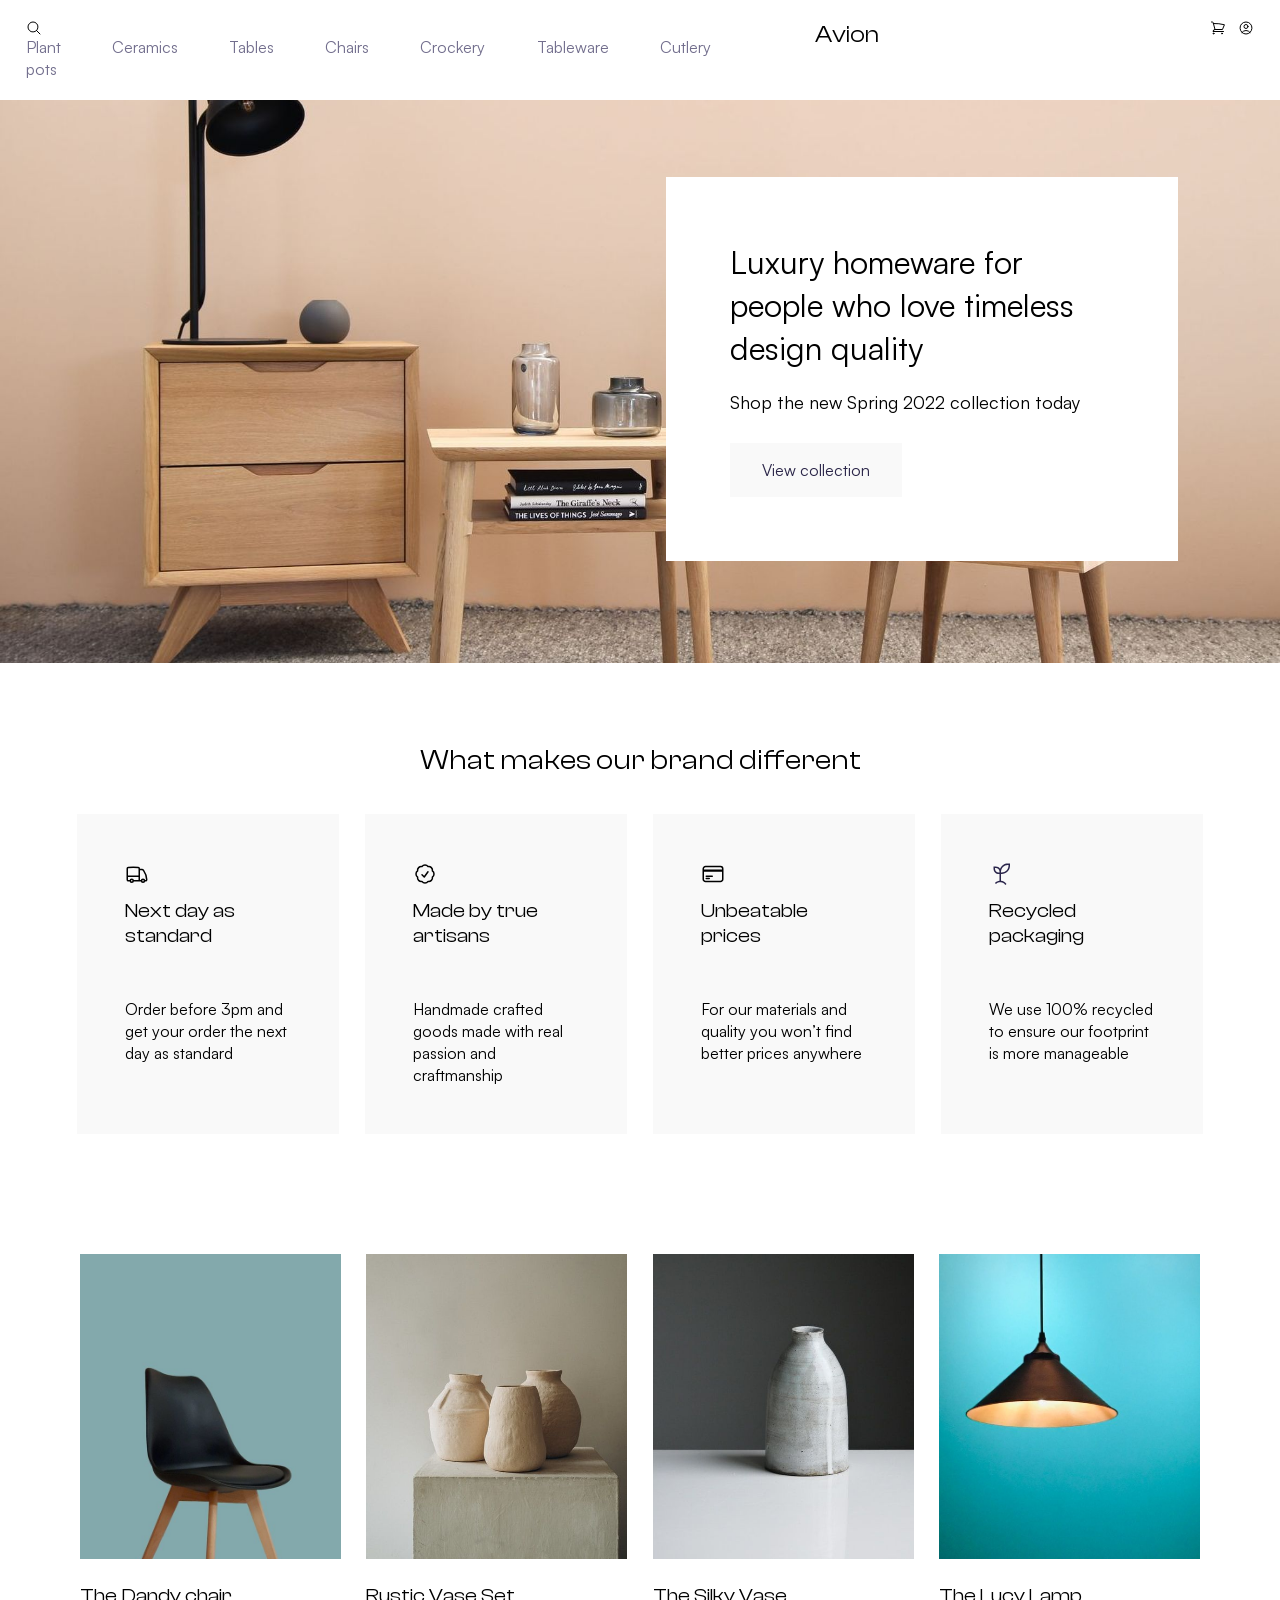
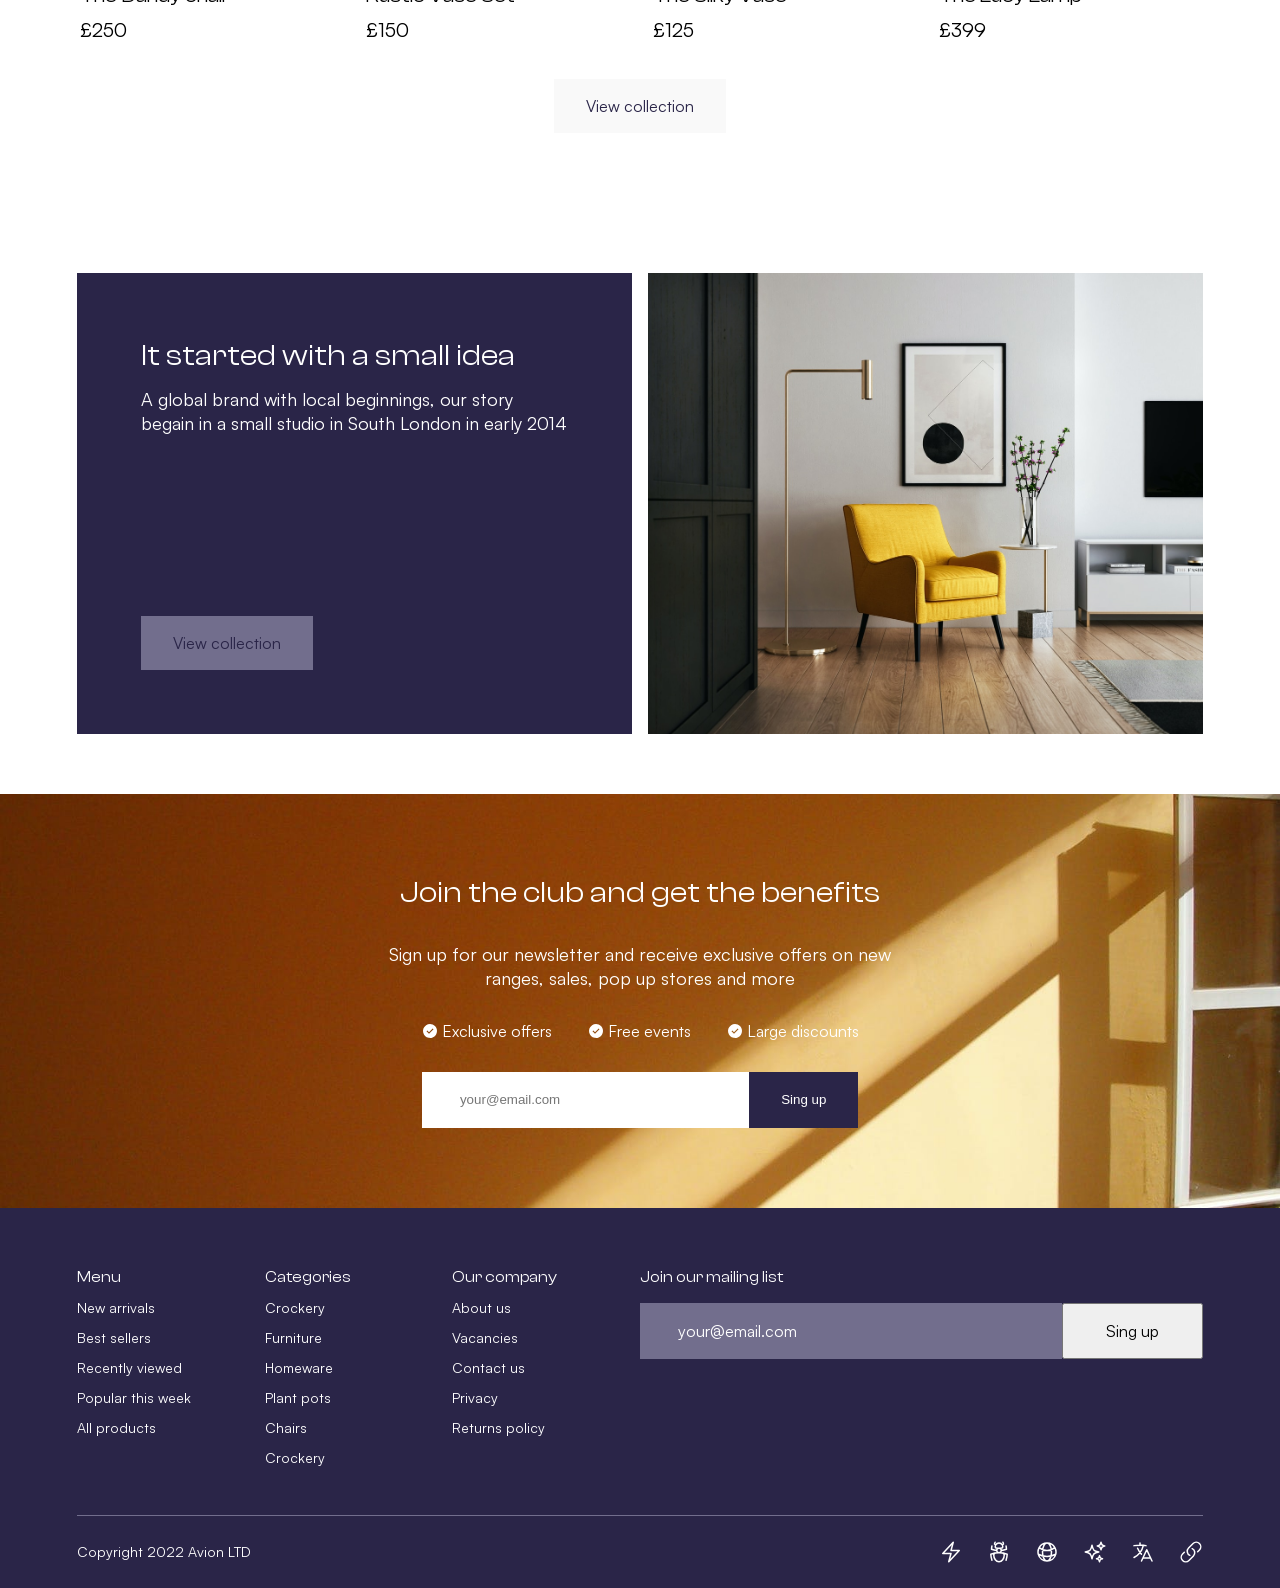
<file: index.html>
<!DOCTYPE html>
<html lang="en">
<head>
    <meta charset="UTF-8">
    <meta name="viewport" content="width=device-width, initial-scale=1.0">
    <title>Document</title>
    <link rel="stylesheet" href="css/style.css">
</head>
<body>
    <header>
        <div>
          <div class="burger">          
            <svg xmlns="http://www.w3.org/2000/svg" fill="none" viewBox="0 0 24 24" stroke-width="1.5" stroke="currentColor" class="w-6 h-6">
                <path stroke-linecap="round" stroke-linejoin="round" d="m21 21-5.197-5.197m0 0A7.5 7.5 0 1 0 5.196 5.196a7.5 7.5 0 0 0 10.607 10.607Z" />
            </svg>
            <svg width="16" height="16" viewBox="0 0 16 16" fill="none" xmlns="http://www.w3.org/2000/svg">
              <rect width="16" height="16" fill="white" style="mix-blend-mode:multiply"/>
              <path d="M14 3H2V4H14V3Z" fill="#2A254B"/>
              <path d="M14 12H2V13H14V12Z" fill="#2A254B"/>
              <path d="M14 6H2V7H14V6Z" fill="#2A254B"/>
              <path d="M14 9H2V10H14V9Z" fill="#2A254B"/>
            </svg>  
          </div>
          <span>Avion</span>
          <div class="icons"> 
            <svg xmlns="http://www.w3.org/2000/svg" fill="none" viewBox="0 0 24 24" stroke-width="1.5" stroke="currentColor" class="w-6 h-6">
              <path stroke-linecap="round" stroke-linejoin="round" d="M2.25 3h1.386c.51 0 .955.343 1.087.835l.383 1.437M7.5 14.25a3 3 0 0 0-3 3h15.75m-12.75-3h11.218c1.121-2.3 2.1-4.684 2.924-7.138a60.114 60.114 0 0 0-16.536-1.84M7.5 14.25 5.106 5.272M6 20.25a.75.75 0 1 1-1.5 0 .75.75 0 0 1 1.5 0Zm12.75 0a.75.75 0 1 1-1.5 0 .75.75 0 0 1 1.5 0Z" />
            </svg>
            <svg xmlns="http://www.w3.org/2000/svg" fill="none" viewBox="0 0 24 24" stroke-width="1.5" stroke="currentColor" class="w-6 h-6">
              <path stroke-linecap="round" stroke-linejoin="round" d="M17.982 18.725A7.488 7.488 0 0 0 12 15.75a7.488 7.488 0 0 0-5.982 2.975m11.963 0a9 9 0 1 0-11.963 0m11.963 0A8.966 8.966 0 0 1 12 21a8.966 8.966 0 0 1-5.982-2.275M15 9.75a3 3 0 1 1-6 0 3 3 0 0 1 6 0Z" />
            </svg>
        </div> 
            <nav>
            <ul>
                <li><a href="productlisting.html">Plant pots</a></li>
                <li><a href="">Ceramics</a></li>
                <li><a href="">Tables</a></li>
                <li><a href="">Chairs</a></li>
                <li><a href="">Crockery</a></li>
                <li><a href="">Tableware</a></li>
                <li><a href="">Cutlery</a></li>
            </ul>
        </nav>
    </header>
    <section class="offset">
      <nav> <svg xmlns="http://www.w3.org/2000/svg" fill="none" viewBox="0 0 24 24" stroke-width="1.5" stroke="currentColor" class="w-6 h-6">
        <path stroke-linecap="round" stroke-linejoin="round" d="M6 18 18 6M6 6l12 12" />
      </svg>
        <ul>
            <li><a href="">Plant pots</a></li>
            <li><a href="">Ceramics</a></li>
            <li><a href="">Tables</a></li>
            <li><a href="">Chairs</a></li>
            <li><a href="">Crockery</a></li>
            <li><a href="">Tableware</a></li>
            <li><a href="">Cutlery</a></li>
        </ul>
    </nav>
    </section>
    <main>
    <section class="header">
      <img src="images/wewew.jpg" alt="">
      <div>
        <h1>Luxury homeware for people who love timeless design quality</h1>
        <span>Shop the new Spring 2022 collection today</span>
        <a href="" class="btn">View collection</a>
      </div>
    </section>
    <section class="our-brand">
      <h2>What makes our brand different</h2>
      <div>
      <article>
       <svg xmlns="http://www.w3.org/2000/svg" fill="none" viewBox="0 0 24 24" stroke-width="1.5" stroke="currentColor" class="w-6 h-6">
          <path stroke-linecap="round" stroke-linejoin="round" d="M8.25 18.75a1.5 1.5 0 0 1-3 0m3 0a1.5 1.5 0 0 0-3 0m3 0h6m-9 0H3.375a1.125 1.125 0 0 1-1.125-1.125V14.25m17.25 4.5a1.5 1.5 0 0 1-3 0m3 0a1.5 1.5 0 0 0-3 0m3 0h1.125c.621 0 1.129-.504 1.09-1.124a17.902 17.902 0 0 0-3.213-9.193 2.056 2.056 0 0 0-1.58-.86H14.25M16.5 18.75h-2.25m0-11.177v-.958c0-.568-.422-1.048-.987-1.106a48.554 48.554 0 0 0-10.026 0 1.106 1.106 0 0 0-.987 1.106v7.635m12-6.677v6.677m0 4.5v-4.5m0 0h-12" />
        </svg>        
        <h3>Next day as standard</h3>
        <p>Order before 3pm and get your order the next day as standard</p>
      </article>
      <article>
        <svg xmlns="http://www.w3.org/2000/svg" fill="none" viewBox="0 0 24 24" stroke-width="1.5" stroke="currentColor" class="w-6 h-6">
        <path stroke-linecap="round" stroke-linejoin="round" d="M9 12.75 11.25 15 15 9.75M21 12c0 1.268-.63 2.39-1.593 3.068a3.745 3.745 0 0 1-1.043 3.296 3.745 3.745 0 0 1-3.296 1.043A3.745 3.745 0 0 1 12 21c-1.268 0-2.39-.63-3.068-1.593a3.746 3.746 0 0 1-3.296-1.043 3.745 3.745 0 0 1-1.043-3.296A3.745 3.745 0 0 1 3 12c0-1.268.63-2.39 1.593-3.068a3.745 3.745 0 0 1 1.043-3.296 3.746 3.746 0 0 1 3.296-1.043A3.746 3.746 0 0 1 12 3c1.268 0 2.39.63 3.068 1.593a3.746 3.746 0 0 1 3.296 1.043 3.746 3.746 0 0 1 1.043 3.296A3.745 3.745 0 0 1 21 12Z" />
      </svg>              
      <h3>Made by true artisans</h3>
      <p>Handmade crafted goods made with real passion and craftmanship</p></article>
      <article>
        <svg xmlns="http://www.w3.org/2000/svg" fill="none" viewBox="0 0 24 24" stroke-width="1.5" stroke="currentColor" class="w-6 h-6">
        <path stroke-linecap="round" stroke-linejoin="round" d="M2.25 8.25h19.5M2.25 9h19.5m-16.5 5.25h6m-6 2.25h3m-3.75 3h15a2.25 2.25 0 0 0 2.25-2.25V6.75A2.25 2.25 0 0 0 19.5 4.5h-15a2.25 2.25 0 0 0-2.25 2.25v10.5A2.25 2.25 0 0 0 4.5 19.5Z" />
      </svg>              
      <h3>Unbeatable prices</h3>
      <p>For our materials and quality you won’t find better prices anywhere</p></article>
      <article>
        <svg width="24" height="24" viewBox="0 0 24 24" fill="none" xmlns="http://www.w3.org/2000/svg">
        <rect width="24" height="24" fill="white" style="mix-blend-mode:multiply"/>
        <path d="M18.75 1.5C17.0878 1.50275 15.4651 2.00708 14.0942 2.94704C12.7232 3.887 11.6679 5.21881 11.0662 6.7683C10.5841 6.06903 9.93949 5.49727 9.18767 5.10216C8.43584 4.70705 7.59932 4.50041 6.75 4.5H4.5V6.75C4.50155 8.14191 5.05517 9.47637 6.0394 10.4606C7.02363 11.4448 8.35809 11.9985 9.75 12H10.5V18.787C8.7773 18.9554 7.16718 19.7191 5.94675 20.9465L7.00725 22.0071C7.63464 21.3798 8.39333 20.8995 9.22869 20.6006C10.064 20.3018 10.9553 20.192 11.8382 20.279C12.7211 20.3661 13.5737 20.6478 14.3347 21.104C15.0956 21.5602 15.7459 22.1794 16.2387 22.9172L17.4849 22.0826C16.8701 21.1638 16.0593 20.3926 15.111 19.8244C14.1626 19.2562 13.1002 18.9052 12 18.7965V12H12.75C14.9373 11.9975 17.0343 11.1275 18.5809 9.58089C20.1275 8.03425 20.9975 5.93727 21 3.75V1.5H18.75ZM9.75 10.5C8.75579 10.4989 7.80262 10.1034 7.0996 9.4004C6.39658 8.69738 6.00113 7.74421 6 6.75V6H6.75C7.74423 6.00107 8.69744 6.3965 9.40047 7.09953C10.1035 7.80256 10.4989 8.75577 10.5 9.75V10.5H9.75ZM19.5 3.75C19.498 5.5396 18.7862 7.25534 17.5208 8.52078C16.2553 9.78622 14.5396 10.498 12.75 10.5H12V9.75C12.002 7.9604 12.7138 6.24466 13.9792 4.97922C15.2447 3.71378 16.9604 3.00199 18.75 3H19.5V3.75Z" fill="#2A254B"/>
        </svg>                
      <h3>Recycled packaging</h3>
      <p>We use 100% recycled to ensure our footprint is more manageable</p></article>
     </div>
    </section>
    <section class="new-tovar">
      <div>
        <article>
          <img src="images/tovars/stul.jpg" alt="">
          <p>The Dandy chair<span>£250</span></p>
        </article>
        <article>
          <img src="images/tovars/gorshok.jpg" alt="">
          <p>Rustic Vase Set<span>£150</span></p>
        </article>
        <article>
          <img src="images/tovars/vaza.jpg" alt="">
          <p>The Silky Vase<span>£125</span></p>
        </article>
        <article>
          <img src="images/tovars/svetilnik.jpg" alt="">
          <p>The Lucy Lamp<span>£399</span></p>
        </article>
      </div>
      <a href="" class="btn" >View collection</a>
    </section>

    <section class="started">
      <div>
       <h2>It started with a small idea</h2>
        <span>A global brand with local beginnings, our story begain in a small studio in South London in early 2014</span>
        <a href="" class="btn">View collection</a>
      </div>
      <img src="images/komnata.jpg" alt="">
    </section>

    <section class="form">
      <h2>Join the club and get the benefits</h2>
      <p>Sign up for our newsletter and receive exclusive offers on new ranges, sales, pop up stores and more</p>
      <ul>
        <li>
          <svg width="16" height="16" viewBox="0 0 16 16" fill="none" xmlns="http://www.w3.org/2000/svg">
            <rect width="16" height="16" fill="white" style="mix-blend-mode:multiply"/>
            <path d="M8 1C6.61553 1 5.26216 1.41054 4.11101 2.17971C2.95987 2.94888 2.06266 4.04213 1.53285 5.32122C1.00303 6.6003 0.86441 8.00776 1.13451 9.36563C1.4046 10.7235 2.07129 11.9708 3.05026 12.9497C4.02922 13.9287 5.2765 14.5954 6.63437 14.8655C7.99224 15.1356 9.3997 14.997 10.6788 14.4672C11.9579 13.9373 13.0511 13.0401 13.8203 11.889C14.5895 10.7378 15 9.38447 15 8C15 6.14348 14.2625 4.36301 12.9497 3.05025C11.637 1.7375 9.85652 1 8 1ZM7 10.7954L4.5 8.2954L5.2953 7.5L7 9.2046L10.705 5.5L11.5029 6.29295L7 10.7954Z" fill="white"/>
            </svg>            
          <span>Exclusive offers</span>
        </li>
        <li>
          <svg width="16" height="16" viewBox="0 0 16 16" fill="none" xmlns="http://www.w3.org/2000/svg">
            <rect width="16" height="16" fill="white" style="mix-blend-mode:multiply"/>
            <path d="M8 1C6.61553 1 5.26216 1.41054 4.11101 2.17971C2.95987 2.94888 2.06266 4.04213 1.53285 5.32122C1.00303 6.6003 0.86441 8.00776 1.13451 9.36563C1.4046 10.7235 2.07129 11.9708 3.05026 12.9497C4.02922 13.9287 5.2765 14.5954 6.63437 14.8655C7.99224 15.1356 9.3997 14.997 10.6788 14.4672C11.9579 13.9373 13.0511 13.0401 13.8203 11.889C14.5895 10.7378 15 9.38447 15 8C15 6.14348 14.2625 4.36301 12.9497 3.05025C11.637 1.7375 9.85652 1 8 1ZM7 10.7954L4.5 8.2954L5.2953 7.5L7 9.2046L10.705 5.5L11.5029 6.29295L7 10.7954Z" fill="white"/>
            </svg>            
          <span>Free events</span>
        </li>
        <li>
          <svg width="16" height="16" viewBox="0 0 16 16" fill="none" xmlns="http://www.w3.org/2000/svg">
            <rect width="16" height="16" fill="white" style="mix-blend-mode:multiply"/>
            <path d="M8 1C6.61553 1 5.26216 1.41054 4.11101 2.17971C2.95987 2.94888 2.06266 4.04213 1.53285 5.32122C1.00303 6.6003 0.86441 8.00776 1.13451 9.36563C1.4046 10.7235 2.07129 11.9708 3.05026 12.9497C4.02922 13.9287 5.2765 14.5954 6.63437 14.8655C7.99224 15.1356 9.3997 14.997 10.6788 14.4672C11.9579 13.9373 13.0511 13.0401 13.8203 11.889C14.5895 10.7378 15 9.38447 15 8C15 6.14348 14.2625 4.36301 12.9497 3.05025C11.637 1.7375 9.85652 1 8 1ZM7 10.7954L4.5 8.2954L5.2953 7.5L7 9.2046L10.705 5.5L11.5029 6.29295L7 10.7954Z" fill="white"/>
            </svg>            
          <span>Large discounts</span>
        </li>
      </ul>
      <form action="">
        <input type="text" placeholder="your@email.com">
        <input type="submit" value="Sing up">
      </form>
    </section>
    </main>
    <footer>
      <header>
        <ul>
          <li class="gl">Menu</li>
          <li> <a href=""> New arrivals</a></li>
          <li> <a href=""> Best sellers</a></li>
          <li> <a href=""> Recently viewed</a></li>
          <li> <a href=""> Popular this week</a></li>
          <li> <a href=""></a> All products</li>
        </ul>

        <ul>
          <li class="gl">Categories</li>
          <li> <a href=""> Crockery</a></li>
          <li> <a href=""> Furniture</a></li>
          <li> <a href=""> Homeware</a></li>
          <li> <a href=""> Plant pots</a></li>
          <li> <a href=""> Chairs</a></li>
          <li> <a href=""> Crockery</a></li>
        </ul>

        <ul>
          <li class="gl">Our company</li>
          <li> <a href=""> About us</a></li>
          <li> <a href=""> Vacancies</a></li>
          <li> <a href=""> Contact us</a></li>
          <li> <a href=""> Privacy</a></li>
          <li> <a href=""> Returns policy</a></li>
        </ul>
        <form action="">
        <h4>Join our mailing list</h4>
        <div><input type="text" placeholder="your@email.com">
        <input type="submit" value="Sing up"></div>
        </form>
      </header>
      <footer>
        <span>Copyright 2022 Avion LTD</span>
        <ul>
          <li><a href="">
            <svg xmlns="http://www.w3.org/2000/svg" fill="none" viewBox="0 0 24 24" stroke-width="1.5" stroke="currentColor" class="w-6 h-6">
              <path stroke-linecap="round" stroke-linejoin="round" d="m3.75 13.5 10.5-11.25L12 10.5h8.25L9.75 21.75 12 13.5H3.75Z" />
            </svg>
          </a></li>
          <li><a href="">
            <svg xmlns="http://www.w3.org/2000/svg" fill="none" viewBox="0 0 24 24" stroke-width="1.5" stroke="currentColor" class="w-6 h-6">
              <path stroke-linecap="round" stroke-linejoin="round" d="M12 12.75c1.148 0 2.278.08 3.383.237 1.037.146 1.866.966 1.866 2.013 0 3.728-2.35 6.75-5.25 6.75S6.75 18.728 6.75 15c0-1.046.83-1.867 1.866-2.013A24.204 24.204 0 0 1 12 12.75Zm0 0c2.883 0 5.647.508 8.207 1.44a23.91 23.91 0 0 1-1.152 6.06M12 12.75c-2.883 0-5.647.508-8.208 1.44.125 2.104.52 4.136 1.153 6.06M12 12.75a2.25 2.25 0 0 0 2.248-2.354M12 12.75a2.25 2.25 0 0 1-2.248-2.354M12 8.25c.995 0 1.971-.08 2.922-.236.403-.066.74-.358.795-.762a3.778 3.778 0 0 0-.399-2.25M12 8.25c-.995 0-1.97-.08-2.922-.236-.402-.066-.74-.358-.795-.762a3.734 3.734 0 0 1 .4-2.253M12 8.25a2.25 2.25 0 0 0-2.248 2.146M12 8.25a2.25 2.25 0 0 1 2.248 2.146M8.683 5a6.032 6.032 0 0 1-1.155-1.002c.07-.63.27-1.222.574-1.747m.581 2.749A3.75 3.75 0 0 1 15.318 5m0 0c.427-.283.815-.62 1.155-.999a4.471 4.471 0 0 0-.575-1.752M4.921 6a24.048 24.048 0 0 0-.392 3.314c1.668.546 3.416.914 5.223 1.082M19.08 6c.205 1.08.337 2.187.392 3.314a23.882 23.882 0 0 1-5.223 1.082" />
            </svg>
          </a></li>
          <li><a href="">
            <svg xmlns="http://www.w3.org/2000/svg" fill="none" viewBox="0 0 24 24" stroke-width="1.5" stroke="currentColor" class="w-6 h-6">
              <path stroke-linecap="round" stroke-linejoin="round" d="M12 21a9.004 9.004 0 0 0 8.716-6.747M12 21a9.004 9.004 0 0 1-8.716-6.747M12 21c2.485 0 4.5-4.03 4.5-9S14.485 3 12 3m0 18c-2.485 0-4.5-4.03-4.5-9S9.515 3 12 3m0 0a8.997 8.997 0 0 1 7.843 4.582M12 3a8.997 8.997 0 0 0-7.843 4.582m15.686 0A11.953 11.953 0 0 1 12 10.5c-2.998 0-5.74-1.1-7.843-2.918m15.686 0A8.959 8.959 0 0 1 21 12c0 .778-.099 1.533-.284 2.253m0 0A17.919 17.919 0 0 1 12 16.5c-3.162 0-6.133-.815-8.716-2.247m0 0A9.015 9.015 0 0 1 3 12c0-1.605.42-3.113 1.157-4.418" />
            </svg>
          </a></li>
          <li><a href="">
            <svg xmlns="http://www.w3.org/2000/svg" fill="none" viewBox="0 0 24 24" stroke-width="1.5" stroke="currentColor" class="w-6 h-6">
              <path stroke-linecap="round" stroke-linejoin="round" d="M9.813 15.904 9 18.75l-.813-2.846a4.5 4.5 0 0 0-3.09-3.09L2.25 12l2.846-.813a4.5 4.5 0 0 0 3.09-3.09L9 5.25l.813 2.846a4.5 4.5 0 0 0 3.09 3.09L15.75 12l-2.846.813a4.5 4.5 0 0 0-3.09 3.09ZM18.259 8.715 18 9.75l-.259-1.035a3.375 3.375 0 0 0-2.455-2.456L14.25 6l1.036-.259a3.375 3.375 0 0 0 2.455-2.456L18 2.25l.259 1.035a3.375 3.375 0 0 0 2.456 2.456L21.75 6l-1.035.259a3.375 3.375 0 0 0-2.456 2.456ZM16.894 20.567 16.5 21.75l-.394-1.183a2.25 2.25 0 0 0-1.423-1.423L13.5 18.75l1.183-.394a2.25 2.25 0 0 0 1.423-1.423l.394-1.183.394 1.183a2.25 2.25 0 0 0 1.423 1.423l1.183.394-1.183.394a2.25 2.25 0 0 0-1.423 1.423Z" />
            </svg>
          </a></li>
          <li><a href="">
            <svg xmlns="http://www.w3.org/2000/svg" fill="none" viewBox="0 0 24 24" stroke-width="1.5" stroke="currentColor" class="w-6 h-6">
              <path stroke-linecap="round" stroke-linejoin="round" d="m10.5 21 5.25-11.25L21 21m-9-3h7.5M3 5.621a48.474 48.474 0 0 1 6-.371m0 0c1.12 0 2.233.038 3.334.114M9 5.25V3m3.334 2.364C11.176 10.658 7.69 15.08 3 17.502m9.334-12.138c.896.061 1.785.147 2.666.257m-4.589 8.495a18.023 18.023 0 0 1-3.827-5.802" />
            </svg>
          </a></li>
          <li><a href="">
            <svg xmlns="http://www.w3.org/2000/svg" fill="none" viewBox="0 0 24 24" stroke-width="1.5" stroke="currentColor" class="w-6 h-6">
              <path stroke-linecap="round" stroke-linejoin="round" d="M13.19 8.688a4.5 4.5 0 0 1 1.242 7.244l-4.5 4.5a4.5 4.5 0 0 1-6.364-6.364l1.757-1.757m13.35-.622 1.757-1.757a4.5 4.5 0 0 0-6.364-6.364l-4.5 4.5a4.5 4.5 0 0 0 1.242 7.244" />
            </svg>
          </a></li>
        </ul>
      </footer>
    </footer>
    <script src="js/app.js"></script>
</body>
</html>
</file>
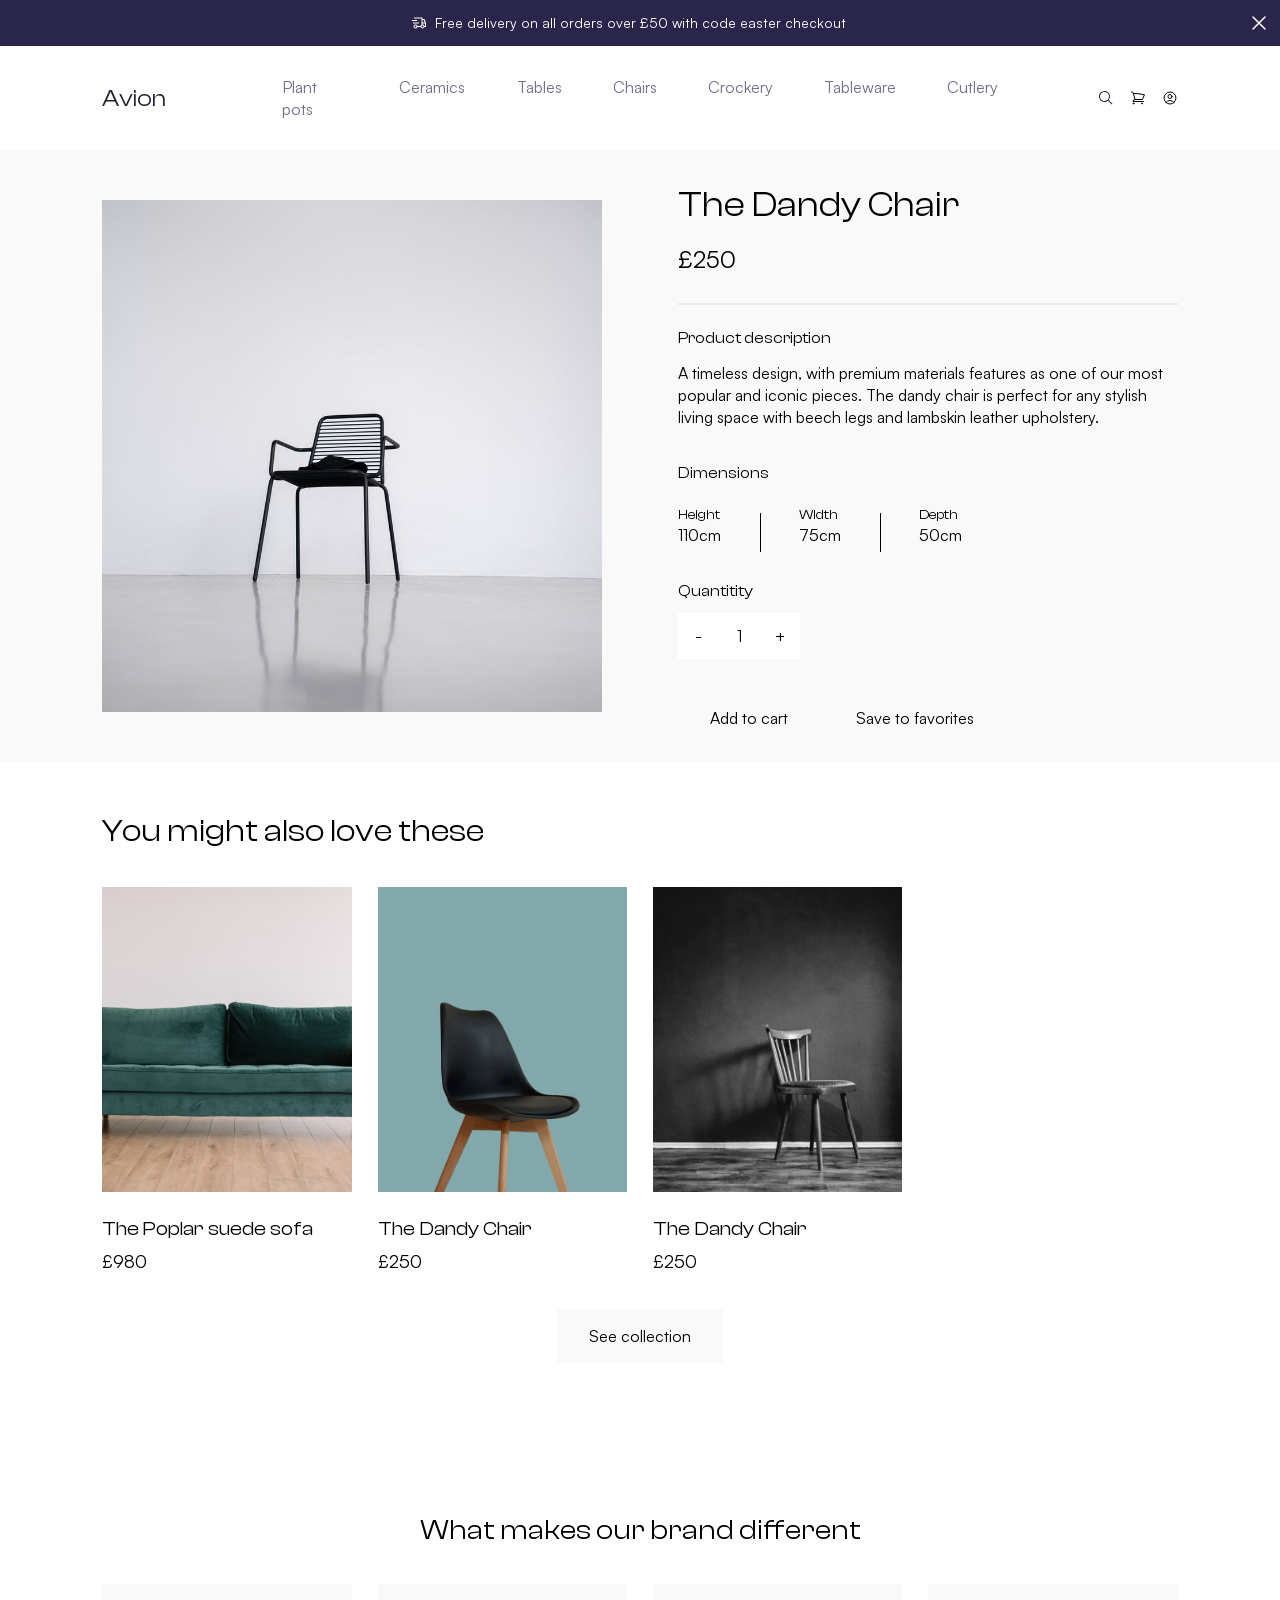
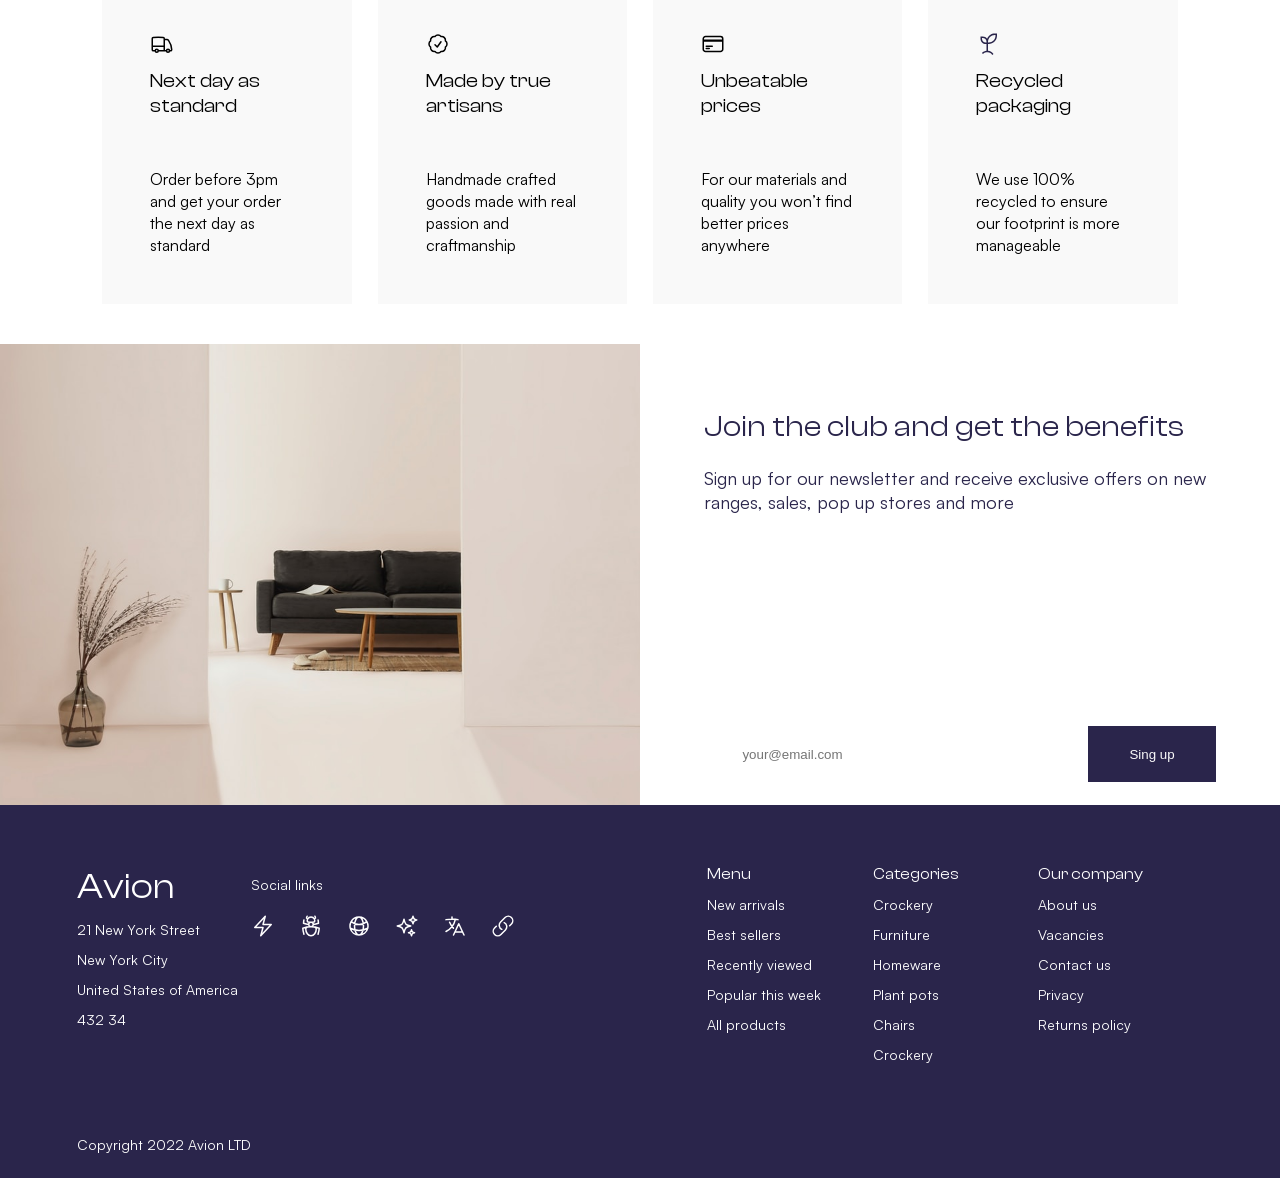
<file: productlisting.html>
<!DOCTYPE html>
<html lang="en">
<head>
    <meta charset="UTF-8">
    <meta name="viewport" content="width=device-width, initial-scale=1.0">
    <title>Document</title>
    <link rel="stylesheet" href="css/productlisting.css">
</head>
<body>
    <header>
        <div>
            <p>
                <svg width="16" height="17" viewBox="0 0 16 17" fill="none" xmlns="http://www.w3.org/2000/svg">
                    <rect width="16" height="16" transform="translate(0 0.5)" fill="white" style="mix-blend-mode:multiply"/>
                    <path d="M8 8.5H2V9.5H8V8.5Z" fill="white"/>
                    <path d="M6 6H1V7H6V6Z" fill="white"/>
                    <path d="M14.9594 8.8032L13.4594 5.3032C13.421 5.21319 13.357 5.13646 13.2753 5.08256C13.1936 5.02865 13.0979 4.99994 13 5H11.5V4C11.5 3.86739 11.4473 3.74021 11.3536 3.64645C11.2598 3.55268 11.1326 3.5 11 3.5H3V4.5H10.5V10.7781C10.2722 10.9104 10.0728 11.0865 9.91339 11.2962C9.75395 11.5059 9.6376 11.7451 9.57105 12H6.42895C6.30725 11.5287 6.01784 11.1179 5.61495 10.8447C5.21206 10.5715 4.72336 10.4546 4.24045 10.5159C3.75754 10.5773 3.31358 10.8126 2.99179 11.1779C2.66999 11.5431 2.49246 12.0132 2.49246 12.5C2.49246 12.9868 2.66999 13.4569 2.99179 13.8221C3.31358 14.1874 3.75754 14.4227 4.24045 14.4841C4.72336 14.5454 5.21206 14.4285 5.61495 14.1553C6.01784 13.8821 6.30725 13.4713 6.42895 13H9.57105C9.68007 13.4289 9.92892 13.8092 10.2783 14.0808C10.6276 14.3525 11.0575 14.4999 11.5 14.4999C11.9425 14.4999 12.3724 14.3525 12.7217 14.0808C13.0711 13.8092 13.3199 13.4289 13.429 13H14.5C14.6326 13 14.7598 12.9473 14.8536 12.8536C14.9473 12.7598 15 12.6326 15 12.5V9C15 8.93233 14.9862 8.86537 14.9594 8.8032ZM4.5 13.5C4.30222 13.5 4.10888 13.4414 3.94443 13.3315C3.77998 13.2216 3.65181 13.0654 3.57612 12.8827C3.50043 12.7 3.48063 12.4989 3.51921 12.3049C3.5578 12.1109 3.65304 11.9327 3.79289 11.7929C3.93275 11.653 4.11093 11.5578 4.30491 11.5192C4.49889 11.4806 4.69996 11.5004 4.88268 11.5761C5.06541 11.6518 5.22159 11.78 5.33147 11.9444C5.44135 12.1089 5.5 12.3022 5.5 12.5C5.4997 12.7651 5.39424 13.0193 5.20677 13.2068C5.0193 13.3942 4.76512 13.4997 4.5 13.5ZM11.5 6H12.6704L13.742 8.5H11.5V6ZM11.5 13.5C11.3022 13.5 11.1089 13.4414 10.9444 13.3315C10.78 13.2216 10.6518 13.0654 10.5761 12.8827C10.5004 12.7 10.4806 12.4989 10.5192 12.3049C10.5578 12.1109 10.653 11.9327 10.7929 11.7929C10.9327 11.653 11.1109 11.5578 11.3049 11.5192C11.4989 11.4806 11.7 11.5004 11.8827 11.5761C12.0654 11.6518 12.2216 11.78 12.3315 11.9444C12.4414 12.1089 12.5 12.3022 12.5 12.5C12.4997 12.7651 12.3942 13.0193 12.2068 13.2068C12.0193 13.3942 11.7651 13.4997 11.5 13.5ZM14 12H13.429C13.3188 11.5717 13.0696 11.1921 12.7206 10.9207C12.3715 10.6492 11.9422 10.5013 11.5 10.5V9.5H14V12Z" fill="white"/>
                </svg>
                Free delivery on all orders over £50 with code easter checkout
            </p>
            <svg xmlns="http://www.w3.org/2000/svg" fill="none" viewBox="0 0 24 24" stroke-width="1.5" stroke="currentColor" class="w-6 h-6">
                <path stroke-linecap="round" stroke-linejoin="round" d="M6 18 18 6M6 6l12 12" />
            </svg>
        </div>
        <section>
            <a href="index.html">Avion</a>
            <nav>
                <ul>
                    <li><a href="productlisting.html">Plant pots</a></li>
                    <li><a href="">Ceramics</a></li>
                    <li><a href="">Tables</a></li>
                    <li><a href="">Chairs</a></li>
                    <li><a href="">Crockery</a></li>
                    <li><a href="">Tableware</a></li>
                    <li><a href="">Cutlery</a></li>
                </ul>
            </nav>
            <div class="icons">
                <svg width="16" height="16" viewBox="0 0 16 16" fill="none" xmlns="http://www.w3.org/2000/svg">
                    <rect width="16" height="16" fill="white" style="mix-blend-mode:multiply"/>
                    <path d="M14.5001 13.7929L10.7241 10.0169C11.6314 8.92758 12.0839 7.53038 11.9873 6.11596C11.8908 4.70153 11.2526 3.37879 10.2057 2.42288C9.15867 1.46698 7.78347 0.951515 6.36612 0.983723C4.94877 1.01593 3.5984 1.59333 2.59593 2.59581C1.59345 3.59828 1.01605 4.94865 0.983845 6.366C0.951637 7.78335 1.4671 9.15855 2.423 10.2055C3.37891 11.2525 4.70165 11.8907 6.11608 11.9872C7.5305 12.0838 8.9277 11.6313 10.017 10.7239L13.7931 14.5L14.5001 13.7929ZM2.00012 6.5C2.00012 5.60998 2.26404 4.73995 2.75851 3.99993C3.25297 3.25991 3.95578 2.68313 4.77804 2.34254C5.60031 2.00194 6.50511 1.91283 7.37802 2.08646C8.25094 2.2601 9.05276 2.68868 9.6821 3.31802C10.3114 3.94735 10.74 4.74918 10.9137 5.62209C11.0873 6.495 10.9982 7.3998 10.6576 8.22207C10.317 9.04434 9.7402 9.74714 9.00018 10.2416C8.26016 10.7361 7.39013 11 6.50012 11C5.30705 10.9987 4.16323 10.5241 3.3196 9.68052C2.47597 8.83689 2.00144 7.69306 2.00012 6.5Z" fill="#2A254B"/>
                </svg>
                <svg xmlns="http://www.w3.org/2000/svg" fill="none" viewBox="0 0 24 24" stroke-width="1.5" stroke="currentColor" class="w-6 h-6">
                    <path stroke-linecap="round" stroke-linejoin="round" d="M2.25 3h1.386c.51 0 .955.343 1.087.835l.383 1.437M7.5 14.25a3 3 0 0 0-3 3h15.75m-12.75-3h11.218c1.121-2.3 2.1-4.684 2.924-7.138a60.114 60.114 0 0 0-16.536-1.84M7.5 14.25 5.106 5.272M6 20.25a.75.75 0 1 1-1.5 0 .75.75 0 0 1 1.5 0Zm12.75 0a.75.75 0 1 1-1.5 0 .75.75 0 0 1 1.5 0Z" />
                </svg>
                <svg xmlns="http://www.w3.org/2000/svg" fill="none" viewBox="0 0 24 24" stroke-width="1.5" stroke="currentColor" class="w-6 h-6">
                    <path stroke-linecap="round" stroke-linejoin="round" d="M17.982 18.725A7.488 7.488 0 0 0 12 15.75a7.488 7.488 0 0 0-5.982 2.975m11.963 0a9 9 0 1 0-11.963 0m11.963 0A8.966 8.966 0 0 1 12 21a8.966 8.966 0 0 1-5.982-2.275M15 9.75a3 3 0 1 1-6 0 3 3 0 0 1 6 0Z" />
                </svg>
              </div>
        </section>
    </header>
    <main>
        <section class="description">
            <img src="images/poduct/blackchair.jpg" alt="">
            <div>
                <h1>The Dandy Chair</h1>
                <h2>£250</h2>
                <hr>
                <h3>Product description</h3>
                <p>A timeless design, with premium materials features as one of our most popular and iconic pieces. The dandy chair is perfect for any stylish living space with beech legs and lambskin leather upholstery.</p>
                <h3>Dimensions</h3>
            <div class="Dimensions">
                <p>Height<span>110cm</span></p>
                <div></div>
                <p>Width<span>75cm</span></p>
                <div></div>
                <p>Depth<span>50cm</span></p>
            </div>
            <h3>Quantitity</h3>
            <div class="Quantitity">
                <span>-</span>
                <span>1</span>
                <span>+</span>
            </div>
            <div class="button">
                <a class="btn" href="">Add to cart</a>
                <a class="btn" href="">Save to favorites</a>
            </div>
            </div>
        </section>
        
        <section class="new-tovar">
            <span>You might also love these</span>
            <div>
                <article class="sofa">
                  <img src="images/poduct/greensofa.jpg" alt="">
                  <p>The Poplar suede sofa<span>£980</span></p>
                </article>
                <article>
                  <img src="images/tovars/stul.jpg" alt="">
                  <p>The Dandy Chair<span>£250</span></p>
                </article>
                <article>
                  <img src="images/poduct/hbchair.jpg" alt="">
                  <p>The Dandy Chair<span>£250</span></p>
                </article>
            </div>
              <a href="" class="btn" >See collection</a>
        </section>
        <section class="our-brand">
            <h2>What makes our brand different</h2>
            <div>
            <article>
             <svg xmlns="http://www.w3.org/2000/svg" fill="none" viewBox="0 0 24 24" stroke-width="1.5" stroke="currentColor" class="w-6 h-6">
                <path stroke-linecap="round" stroke-linejoin="round" d="M8.25 18.75a1.5 1.5 0 0 1-3 0m3 0a1.5 1.5 0 0 0-3 0m3 0h6m-9 0H3.375a1.125 1.125 0 0 1-1.125-1.125V14.25m17.25 4.5a1.5 1.5 0 0 1-3 0m3 0a1.5 1.5 0 0 0-3 0m3 0h1.125c.621 0 1.129-.504 1.09-1.124a17.902 17.902 0 0 0-3.213-9.193 2.056 2.056 0 0 0-1.58-.86H14.25M16.5 18.75h-2.25m0-11.177v-.958c0-.568-.422-1.048-.987-1.106a48.554 48.554 0 0 0-10.026 0 1.106 1.106 0 0 0-.987 1.106v7.635m12-6.677v6.677m0 4.5v-4.5m0 0h-12" />
              </svg>        
              <h3>Next day as standard</h3>
              <p>Order before 3pm and get your order the next day as standard</p>
            </article>
            <article>
              <svg xmlns="http://www.w3.org/2000/svg" fill="none" viewBox="0 0 24 24" stroke-width="1.5" stroke="currentColor" class="w-6 h-6">
              <path stroke-linecap="round" stroke-linejoin="round" d="M9 12.75 11.25 15 15 9.75M21 12c0 1.268-.63 2.39-1.593 3.068a3.745 3.745 0 0 1-1.043 3.296 3.745 3.745 0 0 1-3.296 1.043A3.745 3.745 0 0 1 12 21c-1.268 0-2.39-.63-3.068-1.593a3.746 3.746 0 0 1-3.296-1.043 3.745 3.745 0 0 1-1.043-3.296A3.745 3.745 0 0 1 3 12c0-1.268.63-2.39 1.593-3.068a3.745 3.745 0 0 1 1.043-3.296 3.746 3.746 0 0 1 3.296-1.043A3.746 3.746 0 0 1 12 3c1.268 0 2.39.63 3.068 1.593a3.746 3.746 0 0 1 3.296 1.043 3.746 3.746 0 0 1 1.043 3.296A3.745 3.745 0 0 1 21 12Z" />
            </svg>              
            <h3>Made by true artisans</h3>
            <p>Handmade crafted goods made with real passion and craftmanship</p></article>
            <article>
              <svg xmlns="http://www.w3.org/2000/svg" fill="none" viewBox="0 0 24 24" stroke-width="1.5" stroke="currentColor" class="w-6 h-6">
              <path stroke-linecap="round" stroke-linejoin="round" d="M2.25 8.25h19.5M2.25 9h19.5m-16.5 5.25h6m-6 2.25h3m-3.75 3h15a2.25 2.25 0 0 0 2.25-2.25V6.75A2.25 2.25 0 0 0 19.5 4.5h-15a2.25 2.25 0 0 0-2.25 2.25v10.5A2.25 2.25 0 0 0 4.5 19.5Z" />
            </svg>              
            <h3>Unbeatable prices</h3>
            <p>For our materials and quality you won’t find better prices anywhere</p></article>
            <article>
              <svg width="24" height="24" viewBox="0 0 24 24" fill="none" xmlns="http://www.w3.org/2000/svg">
              <rect width="24" height="24" fill="white" style="mix-blend-mode:multiply"/>
              <path d="M18.75 1.5C17.0878 1.50275 15.4651 2.00708 14.0942 2.94704C12.7232 3.887 11.6679 5.21881 11.0662 6.7683C10.5841 6.06903 9.93949 5.49727 9.18767 5.10216C8.43584 4.70705 7.59932 4.50041 6.75 4.5H4.5V6.75C4.50155 8.14191 5.05517 9.47637 6.0394 10.4606C7.02363 11.4448 8.35809 11.9985 9.75 12H10.5V18.787C8.7773 18.9554 7.16718 19.7191 5.94675 20.9465L7.00725 22.0071C7.63464 21.3798 8.39333 20.8995 9.22869 20.6006C10.064 20.3018 10.9553 20.192 11.8382 20.279C12.7211 20.3661 13.5737 20.6478 14.3347 21.104C15.0956 21.5602 15.7459 22.1794 16.2387 22.9172L17.4849 22.0826C16.8701 21.1638 16.0593 20.3926 15.111 19.8244C14.1626 19.2562 13.1002 18.9052 12 18.7965V12H12.75C14.9373 11.9975 17.0343 11.1275 18.5809 9.58089C20.1275 8.03425 20.9975 5.93727 21 3.75V1.5H18.75ZM9.75 10.5C8.75579 10.4989 7.80262 10.1034 7.0996 9.4004C6.39658 8.69738 6.00113 7.74421 6 6.75V6H6.75C7.74423 6.00107 8.69744 6.3965 9.40047 7.09953C10.1035 7.80256 10.4989 8.75577 10.5 9.75V10.5H9.75ZM19.5 3.75C19.498 5.5396 18.7862 7.25534 17.5208 8.52078C16.2553 9.78622 14.5396 10.498 12.75 10.5H12V9.75C12.002 7.9604 12.7138 6.24466 13.9792 4.97922C15.2447 3.71378 16.9604 3.00199 18.75 3H19.5V3.75Z" fill="#2A254B"/>
              </svg>                
            <h3>Recycled packaging</h3>
            <p>We use 100% recycled to ensure our footprint is more manageable</p></article>
           </div>
          </section>
          <section class="started">
            <img src="images/poduct/blacksofa.jpg" alt="">
            <div>
                <h2>Join the club and get the benefits</h2>
                <span>Sign up for our newsletter and receive exclusive offers on new ranges, sales, pop up stores and more</span>
                <form action="">
                    <input type="text" placeholder="your@email.com">
                    <input type="submit" value="Sing up">
                </form>
            </div>
          </section>
    </main>
    <footer>
        <header>
            <ul>
                <li class="gl1">Avion</li>
                <li> <a href=""> 21 New York Street</a></li>
                <li> <a href=""> New York City</a></li>
                <li> <a href=""> United States of America</a></li>
                <li> <a href=""> 432 34</a></li>
            </ul>
            <div class="links">
                <h4>Social links</h4>
                <ul>
                    <li><a href="">
                  <svg xmlns="http://www.w3.org/2000/svg" fill="none" viewBox="0 0 24 24" stroke-width="1.5" stroke="currentColor" class="w-6 h-6">
                    <path stroke-linecap="round" stroke-linejoin="round" d="m3.75 13.5 10.5-11.25L12 10.5h8.25L9.75 21.75 12 13.5H3.75Z" />
                  </svg>
                </a></li>
                <li><a href="">
                  <svg xmlns="http://www.w3.org/2000/svg" fill="none" viewBox="0 0 24 24" stroke-width="1.5" stroke="currentColor" class="w-6 h-6">
                    <path stroke-linecap="round" stroke-linejoin="round" d="M12 12.75c1.148 0 2.278.08 3.383.237 1.037.146 1.866.966 1.866 2.013 0 3.728-2.35 6.75-5.25 6.75S6.75 18.728 6.75 15c0-1.046.83-1.867 1.866-2.013A24.204 24.204 0 0 1 12 12.75Zm0 0c2.883 0 5.647.508 8.207 1.44a23.91 23.91 0 0 1-1.152 6.06M12 12.75c-2.883 0-5.647.508-8.208 1.44.125 2.104.52 4.136 1.153 6.06M12 12.75a2.25 2.25 0 0 0 2.248-2.354M12 12.75a2.25 2.25 0 0 1-2.248-2.354M12 8.25c.995 0 1.971-.08 2.922-.236.403-.066.74-.358.795-.762a3.778 3.778 0 0 0-.399-2.25M12 8.25c-.995 0-1.97-.08-2.922-.236-.402-.066-.74-.358-.795-.762a3.734 3.734 0 0 1 .4-2.253M12 8.25a2.25 2.25 0 0 0-2.248 2.146M12 8.25a2.25 2.25 0 0 1 2.248 2.146M8.683 5a6.032 6.032 0 0 1-1.155-1.002c.07-.63.27-1.222.574-1.747m.581 2.749A3.75 3.75 0 0 1 15.318 5m0 0c.427-.283.815-.62 1.155-.999a4.471 4.471 0 0 0-.575-1.752M4.921 6a24.048 24.048 0 0 0-.392 3.314c1.668.546 3.416.914 5.223 1.082M19.08 6c.205 1.08.337 2.187.392 3.314a23.882 23.882 0 0 1-5.223 1.082" />
                  </svg>
                </a></li>
                <li><a href="">
                  <svg xmlns="http://www.w3.org/2000/svg" fill="none" viewBox="0 0 24 24" stroke-width="1.5" stroke="currentColor" class="w-6 h-6">
                    <path stroke-linecap="round" stroke-linejoin="round" d="M12 21a9.004 9.004 0 0 0 8.716-6.747M12 21a9.004 9.004 0 0 1-8.716-6.747M12 21c2.485 0 4.5-4.03 4.5-9S14.485 3 12 3m0 18c-2.485 0-4.5-4.03-4.5-9S9.515 3 12 3m0 0a8.997 8.997 0 0 1 7.843 4.582M12 3a8.997 8.997 0 0 0-7.843 4.582m15.686 0A11.953 11.953 0 0 1 12 10.5c-2.998 0-5.74-1.1-7.843-2.918m15.686 0A8.959 8.959 0 0 1 21 12c0 .778-.099 1.533-.284 2.253m0 0A17.919 17.919 0 0 1 12 16.5c-3.162 0-6.133-.815-8.716-2.247m0 0A9.015 9.015 0 0 1 3 12c0-1.605.42-3.113 1.157-4.418" />
                  </svg>
                </a></li>
                <li><a href="">
                  <svg xmlns="http://www.w3.org/2000/svg" fill="none" viewBox="0 0 24 24" stroke-width="1.5" stroke="currentColor" class="w-6 h-6">
                    <path stroke-linecap="round" stroke-linejoin="round" d="M9.813 15.904 9 18.75l-.813-2.846a4.5 4.5 0 0 0-3.09-3.09L2.25 12l2.846-.813a4.5 4.5 0 0 0 3.09-3.09L9 5.25l.813 2.846a4.5 4.5 0 0 0 3.09 3.09L15.75 12l-2.846.813a4.5 4.5 0 0 0-3.09 3.09ZM18.259 8.715 18 9.75l-.259-1.035a3.375 3.375 0 0 0-2.455-2.456L14.25 6l1.036-.259a3.375 3.375 0 0 0 2.455-2.456L18 2.25l.259 1.035a3.375 3.375 0 0 0 2.456 2.456L21.75 6l-1.035.259a3.375 3.375 0 0 0-2.456 2.456ZM16.894 20.567 16.5 21.75l-.394-1.183a2.25 2.25 0 0 0-1.423-1.423L13.5 18.75l1.183-.394a2.25 2.25 0 0 0 1.423-1.423l.394-1.183.394 1.183a2.25 2.25 0 0 0 1.423 1.423l1.183.394-1.183.394a2.25 2.25 0 0 0-1.423 1.423Z" />
                  </svg>
                </a></li>
                <li><a href="">
                  <svg xmlns="http://www.w3.org/2000/svg" fill="none" viewBox="0 0 24 24" stroke-width="1.5" stroke="currentColor" class="w-6 h-6">
                    <path stroke-linecap="round" stroke-linejoin="round" d="m10.5 21 5.25-11.25L21 21m-9-3h7.5M3 5.621a48.474 48.474 0 0 1 6-.371m0 0c1.12 0 2.233.038 3.334.114M9 5.25V3m3.334 2.364C11.176 10.658 7.69 15.08 3 17.502m9.334-12.138c.896.061 1.785.147 2.666.257m-4.589 8.495a18.023 18.023 0 0 1-3.827-5.802" />
                  </svg>
                </a></li>
                <li><a href="">
                  <svg xmlns="http://www.w3.org/2000/svg" fill="none" viewBox="0 0 24 24" stroke-width="1.5" stroke="currentColor" class="w-6 h-6">
                    <path stroke-linecap="round" stroke-linejoin="round" d="M13.19 8.688a4.5 4.5 0 0 1 1.242 7.244l-4.5 4.5a4.5 4.5 0 0 1-6.364-6.364l1.757-1.757m13.35-.622 1.757-1.757a4.5 4.5 0 0 0-6.364-6.364l-4.5 4.5a4.5 4.5 0 0 0 1.242 7.244" />
                  </svg>
                </a></li>
            </ul>
            </div>
            
            <ul>
                <li class="gl">Menu</li>
                <li> <a href=""> New arrivals</a></li>
                <li> <a href=""> Best sellers</a></li>
                <li> <a href=""> Recently viewed</a></li>
                <li> <a href=""> Popular this week</a></li>
                <li> <a href=""></a> All products</li>
            </ul>
  
            <ul>
                <li class="gl">Categories</li>
                <li> <a href=""> Crockery</a></li>
                <li> <a href=""> Furniture</a></li>
                <li> <a href=""> Homeware</a></li>
                <li> <a href=""> Plant pots</a></li>
                <li> <a href=""> Chairs</a></li>
                <li> <a href=""> Crockery</a></li>
            </ul>
  
            <ul>
                <li class="gl">Our company</li>
                <li> <a href=""> About us</a></li>
                <li> <a href=""> Vacancies</a></li>
                <li> <a href=""> Contact us</a></li>
                <li> <a href=""> Privacy</a></li>
                <li> <a href=""> Returns policy</a></li>
            </ul>
        </header>
        <footer>
          <span>Copyright 2022 Avion LTD</span>
        </footer>
      </footer>

    <script src="js/productlisting.js"></script>
</body>
</html>
</file>
<file: css/style.css>
@font-face {
    font-family: "ClashDisplay";
    src: url(../fonts/ClashDisplay-Light.woff2);
    font-weight: 200;
}

@font-face {
    font-family: "ClashDisplay";
    src: url(../fonts/ClashDisplay-Regular.woff2);
    font-weight: 400;
}

@font-face {
    font-family: "ClashDisplay";
    src: url(../fonts/ClashDisplay-Semibold.woff2);
    font-weight: 600;
}

@font-face {
    font-family: "ClashDisplay";
    src: url(../fonts/ClashDisplay-Bold.woff2);
    font-weight: 900;
}

@font-face {
    font-family: "Satoshi";
    src: url(../fonts/Satoshi-Regular.woff2);
    font-weight: 400;
}

* {
    margin: 0;
    padding: 0;
    box-sizing: border-box;
}

:root{
    --color-white: #fff;
    --color-black: #000000;
    --color-lite-gray: #f9f9f9;
    --color-dark-primary: #2a2548;
    --color-nav-links: #726e8d;
    --font-clash-display:"ClashDisplay"
}

.btn{
    text-decoration: none;
    color: var(--color-dark-primary);
    background-color: var(--color-lite-gray);
    padding: 16px 32px;
    font-family: "Satoshi";
    font-size: 16px;
}

.btn:hover{
    transition: all 0.8s;
    color: var(--color-lite-gray);
    background-color: var(--color-dark-primary);
}

h2{ 
    font-family: "ClashDisplay";
    font-weight: normal;
    font-size: 30px;
}
    
.offset{
    display: none;
    position: absolute;
    left: 0;
    right: 0;
    top: 0;
    bottom: 0;
    opacity: 0.7;
    background-color: gray;
    z-index: 1000;
}

.offset nav ul{
    padding-top: 60px;
    display: grid;
    justify-items: center;
    list-style-type: none;
    row-gap: 20px;
}

.offset nav ul a{
    font-family: var(--font-clash-display);
    font-size: 20px;
    text-decoration: none;
    color: var(--color-white);
}

.offset ul a:hover{
    color: var(--color-dark-primary);
}

.offset nav{
    display: grid;
    grid-template-rows: 30px 1fr;
    padding: 20px;
}

.offset nav svg{
    color: var(--color-white);
    height: 100%;
    justify-self: end;
}

body>header{
    display: grid;
    row-gap: 20px;
    padding: 0 2vw;
    padding: 20px 2vw;
}

header>div{
    display: grid;
    grid-template-columns: repeat(3, 1fr);
    grid-template-rows: 16px;
}

header div.burger svg:last-child{
    display: none;
}

header>div span{
    font-family: "ClashDisplay";
    justify-self: center;
    font-size: 24px;
}

header>div div.icons{
    justify-self: end;
    display: grid;
    grid-template-columns: repeat(2, 1fr);
    column-gap: 1vw;

}

header>div svg{
    height: 16px;
    color: var(--color-black);
}

header nav{
    justify-self: center;
}

header nav ul{
    justify-self: center;
    display: flex;
    column-gap: 4vw;
    list-style: none;
}

header nav ul a{
    text-decoration: none;
    color: var(--color-nav-links);
    font-family: "Satoshi";
    font-size: 16px;
}

header nav ul a:hover{
    color: var(--color-black);
    cursor: pointer;
    transform: all 0.7s;
}

main section.header{
    position: relative;
    display: grid;
    grid-template-rows: 44vw;
}

main section.header img{
    width: 100%;
    height: 100%;
    object-fit: cover;
}

main section.header div{
    position: absolute;
    right: 8vw;
    top: 6vw;
    grid-template-columns: 30vw;
    bottom: 8vw;
    display: grid;
    row-gap: 20px;
    background-color: var(--color-white);
    grid-template-rows: max-content;
    padding: 5vw;
    
}

main section.header h1{
    font-family: "Satoshi";
    font-size: 32px;
    font-weight: 400;
}

main section.header div span{
    font-family: "Satoshi";
    font-size: 18px;
}

main section.header div a{
    align-self: end;
    justify-self: start;
}

main section.our-brand{
    padding: 80px 6vw;
    display: grid;
    row-gap: 36px;
    padding-bottom: 40px;
}

main section.our-brand h2{
    font-family: "ClashDisplay";
    font-size: 28px;
    text-align: center;
    font-weight: 400;
}

main section.our-brand div{
    display: grid;
    grid-template-columns: repeat(4, 1fr);
    column-gap: 2vw;
}

main section.our-brand div article{
    display: grid;
    grid-template-rows: 24px repeat(2, 1fr);
    row-gap: 12px;
    background-color: var(--color-lite-gray);
    padding: 48px;
}

main section.our-brand div article svg{
    height: 100%;
}

main section.our-brand div article h3{
    font-family: "ClashDisplay";
    font-size: 20px;
    font-weight: 400;
}

main section.our-brand div article p{
    font-family: "Satoshi";
}

main section.new-tovar{
    padding: 80px;
    display: grid;
    row-gap: 36px;

}

main section.new-tovar div{
    display: grid;
    column-gap: 2vw;
    grid-template-columns: repeat(4, 1fr);
}

main section.new-tovar div article{
    display: grid;
    row-gap: 24px;
    grid-template-rows: 305px 1fr;
}

main section.new-tovar div article:hover{
    transform: scale(1.05);
    transition: all 0.8s;
}

main section.new-tovar div img{
    width: 100%;
    height: 100%;
    object-fit: cover;
}

main section.new-tovar div p{
    font-family: "ClashDisplay";
    font-size: 20px;
    font-weight: 400;
    display: grid;
    flex-direction: column;
    row-gap: 8px;
}


main section.new-tovar div p span{
    font-family: "Satoshi";
}

main section.new-tovar a{
    justify-self: center;
}

main section.started{
    display: grid;
    grid-template-columns: repeat(2, 1fr);
    grid-template-rows: 36vw;
    column-gap: 16px;
    padding: 60px 6vw;
}

main section.started img{
    width: 100%;
    height: 100%;
    object-fit: cover;
}

main section.started div{
    display: grid;
    background-color: var(--color-dark-primary);
    padding: 5vw;
    color: var(--color-white);
    grid-template-rows: max-content;
    row-gap: 12px;
}

main section.started div a{
    align-self: end;
    justify-self: start;
    background-color: var(--color-nav-links);
}

main section.started div h2{
    font-family: "ClashDisplay";
    font-weight: normal;
    font-size: 30px;
}

main section.started div span{
    font-family: "Satoshi";
    font-weight: normal;
    font-size: 18px;
}

main section.form{
    display: grid;
    row-gap: 30px;
    justify-items: center;
    background-color: var(--color-dark-primary);
    color: var(--color-white);
    padding: 80px 0;
    background-image: url(../images/baac.jpg);
    background-size: cover;
    background-position: 0% 50%;
    color: var(--color-white);
    padding: 80px 0;

}

main section.form p{
    font-family: "Satoshi";
    font-weight: normal;
    font-size: 18px;
    width: 40vw;
    text-align: center;

}

main section.form ul{
    display: flex;
    column-gap: 36px;
}

main section.form ul li{
    display: grid;
    grid-template-columns: 16px 1fr;
    align-items: center;
    column-gap: 4px;
    font-family: "Satoshi";
    font-weight: normal;
    font-size: 16px;

}

main section.form form{
    display: grid;
    grid-template-rows: 56px;
    grid-template-columns: 3fr 1fr;
}

main section.form form input{
    border-radius: 0;
    border: none;
    padding-left: 3vw;
}

main section.form form input[type=submit]{
    color: var(--color-white);
    background-color: var(--color-dark-primary);
    padding: 0 32px;
}

body>footer{
    display: grid;
    row-gap: 24px;
    padding: 60px 6vw 24px 6vw ;
    background-color: var(--color-dark-primary);
    color: var(--color-white);
}

body>footer ul{
    list-style-type: none;
    font-family: "Satoshi";
    font-weight: normal;
    font-size: 14px;
}

body>footer a{
    text-decoration: none;
    color: var(--color-white);
    cursor: pointer;
}

footer header ul li.gl{
    font-family: "ClashDisplay";
    font-weight: normal;
    font-size: 16px;
}

footer header{
    display: grid;
    grid-template-columns: 1fr 1fr 1fr 3fr;
    border-bottom: 1px solid var(--color-nav-links);
    padding-bottom: 48px;
    align-items: start;
}

footer header ul{
    display: grid;
    row-gap: 12px;
}

footer footer{
    display: grid;
    grid-template-columns: repeat(2, 1fr);
    align-items: center;
}

footer footer span{
    justify-self: start;
    font-family: Satoshi;
    font-weight: normal;
    font-size: 14px;
}

footer footer ul{
    display: grid;
    grid-template-columns: repeat(6, 1fr);
    grid-template-rows: 24px;
    justify-items: end;
    justify-self: end;
    column-gap: 24px;
}

footer footer ul svg{
    height: 100%;
    color: var(--color-white);
}

footer header form  input:nth-child(1){
    border-radius: 0;
    border: none;
    padding-left: 3vw;
    background-color: var(--color-nav-links);
}

footer header form  input{
    font-family: "Satoshi";
    font-weight: normal;
    font-size: 16px;
}

footer header form  input::placeholder{
    color: var(--color-white);
}

footer header form[type="submit"]{
    color: var(--color-white);
    background-color: var(--color-dark-primary);
    padding: 0 32px;
}

footer header form div{
    display: grid;
    grid-template-rows: 56px;
    grid-template-columns: 3fr 1fr;
    
}

footer form h4{
    font-family: "ClashDisplay";
    font-weight: normal;
    font-size: 16px;
}

footer header form div{
    margin-top: 16px;
}

@media screen and (max-width: 390px){
    header>div {
        grid-template-columns: repeat(2, 1fr);
        align-items: center;
    }

    header hr, header nav, header div.icons svg{
        display: none;
    }

    header>div span{
        grid-column: 1/2;
        grid-row: 1/2;
        justify-self: start;
    }

    header>div svg{
        grid-column: 2/3;
        grid-row: 1/2;
        justify-self: end;
    }

    header div.burger svg:last-child{
        display: block;
    }

    header>div div.burger{
        display: flex;
        justify-self: end;
        column-gap: 20px;
        
    }

    main section.header div{
        position: static;
        top: 0;
        range: 0;
        left: 0;
        bottom: 0;
        grid-template-columns: 1fr;
        grid-row: 1/2;
    }

    main section.header img{
        grid-row: 2/3;
    }

    main section.header{
        grid-template-rows: max-content;
    }

    main section.header div h1{
        font-size: 24px;
    }

    main section.header div span{
        font-size: 16px;
    }

    main section.header div a{
        justify-self: center;
        width: 100%;
    }

    main section.our-brand h2{
        font-size: 20px;
        text-align-last: left;
    }

    main section.our-brand div{
        grid-template-columns: 1fr;
        row-gap: 26px;
    }

    main section.new-tovar div{
        grid-template-columns: repeat(2, 1fr);
        row-gap: 20px;
    }

    main section.new-tovar div article{
        grid-template-rows: 163px 1fr;
    }

    main section.new-tovar a{
        width: 100%;
        text-align: center;
    }

    main section.started{
        grid-template-columns: 1fr;
        grid-template-rows: max-content;
        row-gap: 24px;
    }

    main section.started h2{
        font-size: 20px;
    }

    main section.started div{
        row-gap: 30px;
    }

    main section.started div span {
        font-size: 14px;
    }

    main section.started div a{
        width: 100%;
        text-align: center;
    }

    main section.form{
        padding: 20px;
        justify-items: flex-start;
    }

    main section.form h2{
        font-size: 24px;
    }

    main section.form p{
        font-size: 14px;
        text-align: left;
        width: 100%;
    }

    main section.form ul{
        flex-direction: column;
        row-gap: 8px;
    }

    footer header{
        grid-template-columns: repeat(2, 1fr);
        row-gap: 12px;
    }

    footer header form{
        grid-row: 3/4;
        grid-column: 1/3;
    }

    footer footer{
        grid-template-columns: 1fr;
    }

    footer footer ul{
        display: none;
    }

    footer footer span{
        justify-self: center;
    }
}
</file>
<file: css/productlisting.css>
@font-face {
    font-family: "ClashDisplay";
    src: url(../fonts/ClashDisplay-Light.woff2);
    font-weight: 200;
}

@font-face {
    font-family: "ClashDisplay";
    src: url(../fonts/ClashDisplay-Regular.woff2);
    font-weight: 400;
}

@font-face {
    font-family: "ClashDisplay";
    src: url(../fonts/ClashDisplay-Semibold.woff2);
    font-weight: 600;
}

@font-face {
    font-family: "ClashDisplay";
    src: url(../fonts/ClashDisplay-Bold.woff2);
    font-weight: 900;
}

@font-face {
    font-family: "Satoshi";
    src: url(../fonts/Satoshi-Regular.woff2);
    font-weight: 900;
}

* {
    margin: 0;
    padding: 0;
    box-sizing: border-box;
}

img {
    height: 100%;
    width: 100%;
    object-fit: cover
}

:root {
    --color-white: #FFFFFF;
    --color-black: #000000;
    --color-lite-gray: #F9F9F9;
    --color-dark-primary: #2A254B;
    --color-nav-linke: #726E8D;
    --color-primary: #4E4D93;
    --font-clashDisplay: 'ClashDisplay';
    --font-satoshi: 'Satoshi';
}

.btn {
    text-decoration: none;
    color: var(--color-black);
    background-color: var(--color-lite-gray);
    padding: 16px 32px;
    font-family: "Satoshi";
    font-size: 16px;
}

.btn:hover {
    color: var(--color-lite-gray);
    transition: all 0.7s;
    background-color: var(--color-dark-primary);
}

header>div {
    background-color: var(--color-dark-primary);
    color: var(--color-white);
    font-family: var(--font-satoshi);
    font-size: 14px;
    display: grid;
    grid-template-columns: 1fr 24px;
    padding: 11px 9px;
    align-items: center;
}

header div p {
    display: grid;
    column-gap: 8px;
    grid-template-columns: 16px 1fr;
    justify-self: center;
}

header section {
    display: grid;
    grid-template-columns: 1fr 4fr 1fr;
    padding: 30px 8vw;
    align-items: center;
}

header section>a {
    text-decoration: none;
    font-family: var(--font-clashDisplay);
    font-size: 24px;
    color: #22202E;
}

header section nav {
    justify-self: center;
}

header section ul {
    display: flex;
    list-style-type: none;
    column-gap: 4vw;
}

header section ul a {
    text-decoration: none;
    color: var(--color-nav-linke);
    font-family: var(--font-satoshi);
    font-size: 16px;
}

header section div.icons {
    display: grid;
    grid-template-columns: repeat(3, 16px);
    column-gap: 16px;
    justify-self: end;
} 

/* DESCRIPTION */

main section.description {
    background-color: #F9F9F9;
    display: grid;
    grid-template-columns: 1fr 1fr;
    grid-template-rows: 40vw;
    column-gap: 6vw;
    padding: 50px 8vw;
    align-items: center;
}

main section.description div h1 {
    font-family: "ClashDisplay";
    font-size: 36px;
    font-weight: 400;
    padding-bottom: 16px;
}

main section.description div hr {
    border: 1px solid #EBE8F4;
    margin-top: 28px;
    margin-bottom: 24px;
}

main section.description div h3 {
    font-family: var(--font-clashDisplay);
    font-size: 16px;
    font-weight: 400;
}

main section.description div p {
    font-family: var(--font-satoshi);
    font-size: 16px;
    font-weight: 400;
    padding-bottom: 36px;
    padding-top: 14px;
}

main section.description div h2 {
    font-family: var(--font-satoshi);
    font-size: 24px;
    font-weight: 400;
}

main section.description img {
    width: 100%;
    height: 100%;
    object-fit: cover;
}

/* DIMENSIONS */

main section.description div.Dimensions {
    display: grid;
    column-gap: 3vw;
    grid-template-columns: max-content 1px max-content 1px max-content;
}

main section.description div.Dimensions p {
    display: grid;
    padding-top: 24px;
    font-family: var(--font-clashDisplay);
    font-weight: 400;
    font-size: 14px;
}

main section.description div.Dimensions p span {
    font-family: var(--font-satoshi);
    font-size: 16px;
    font-weight: 400;
}

main section.description div.Dimensions div {
    background-color: var(--color-black);
    height: 40%;
    align-self: center;
}

/* QUANTITITY */

main section.description div.Quantitity {
    display: grid;
    width: 122px;
    grid-template-columns: repeat(3, 1fr);
    grid-template-rows: 120px;
    grid-template-rows: 46px;
    justify-items: center;
    align-items: center;
    background-color: var(--color-white);
    margin-top: 12px;
}

main section.description div.Quantitity span {
    font-weight: 400;
    font-family: var(--font-satoshi);
    font-size: 16px;
    padding: 12px 0;
}

main section.description div.Quantitity span:nth-child(1) {
    cursor: pointer;
}

main section.description div.Quantitity span:nth-child(3){
    cursor: pointer;
}

main section.description div.button {
    padding-top: 48px;
}

/* NEW TOWAR */

main section.new-tovar{
    padding: 50px 8vw;
    display: grid;
    row-gap: 36px;
}

main section.new-tovar span{
    font-family: "ClashDisplay";
    font-size: 32px;
    font-weight: 400;
}

main section.new-tovar div{
    display: grid;
    column-gap: 2vw;
    grid-template-columns: repeat(4, 1fr);
}

main section.new-tovar div article{
    display: grid;
    row-gap: 24px;
    grid-template-rows: 305px 1fr;
}

main section.new-tovar div article:hover{
    transform: scale(1.05);
    transition: all 0.8s;
}

main section.new-tovar div img{
    width: 100%;
    height: 100%;
    object-fit: cover;
}

main section.new-tovar div p{
    font-family: "ClashDisplay";
    font-size: 20px;
    font-weight: 400;
    display: grid;
    flex-direction: column;
    row-gap: 8px;
}


main section.new-tovar div p span{
    font-family: "Satoshi";
    font-size: 18px;
    font-weight: 400;
}

main section.new-tovar a{
    justify-self: center;
}

/* OUR BRAND */

main section.our-brand{
    padding: 100px 8vw;
    display: grid;
    row-gap: 36px;
    padding-bottom: 40px;
}

main section.our-brand h2{
    font-family: "ClashDisplay";
    font-size: 28px;
    text-align: center;
    font-weight: 400;
}

main section.our-brand div{
    display: grid;
    grid-template-columns: repeat(4, 1fr);
    column-gap: 2vw;
}

main section.our-brand div article{
    display: grid;
    grid-template-rows: 24px repeat(2, 1fr);
    row-gap: 12px;
    background-color: var(--color-lite-gray);
    padding: 48px;
}

main section.our-brand div article svg{
    height: 100%;
}

main section.our-brand div article h3{
    font-family: "ClashDisplay";
    font-size: 20px;
    font-weight: 400;
}

main section.our-brand div article p{
    font-family: "Satoshi";
}

/* STARTED */

main section.started{
    display: grid;
    grid-template-columns: repeat(2, 1fr);
    grid-template-rows: 36vw;

}

main section.started img{
    width: 100%;
    height: 100%;
    object-fit: cover;
}

main section.started div{
    display: grid;
    background-color: var(--color-white);
    padding: 5vw;
    color: var(--color-white);
    grid-template-rows: max-content;
    row-gap: 20px;
}

main section.started div a{
    align-self: end;
    justify-self: start;
    background-color: var(--color-nav-links);
}

main section.started div h2{
    font-family: "ClashDisplay";
    font-weight: normal;
    font-size: 30px;
    color: var(--color-dark-primary);
}

main section.started div span{
    font-family: "Satoshi";
    font-weight: normal;
    font-size: 18px;
    color: var(--color-dark-primary);
}

main section.started form{
    display: grid;
    grid-template-rows: 56px;
    grid-template-columns: 3fr 1fr;
    padding-top: 15vw;
}

main section.started form input{
    border-radius: 0;
    border: none;
    padding-left: 3vw;
}

main section.started form input[type=submit]{
    color: var(--color-lite-gray);
    background-color: var(--color-dark-primary);
    padding: 0 32px;
}

/* FOOTER */

body>footer{
    display: grid;
    row-gap: 24px;
    padding: 60px 6vw 24px 6vw ;
    background-color: var(--color-dark-primary);
    color: var(--color-white);
}

body>footer ul{
    list-style-type: none;
    font-family: "Satoshi";
    font-weight: normal;
    font-size: 14px;
}

body>footer a{
    text-decoration: none;
    color: var(--color-white);
    cursor: pointer;
}

footer header ul li.gl1{
    font-family: "ClashDisplay";
    font-weight: normal;
    font-size: 36px;
}

footer header ul li.gl{
    font-family: "ClashDisplay";
    font-weight: normal;
    font-size: 16px;
}

footer header{
    display: grid;
    grid-template-columns: 1fr 1fr 1fr 1fr 1fr;
    border-bottom: 1px solid var(--color-nav-links);
    padding-bottom: 48px;
    align-items: start;
}

footer header ul{
    display: grid;
    row-gap: 12px;
}

footer header div.links{
    display: grid;
    row-gap: 20px;
    grid-template-columns: repeat(1, 1fr);
    padding-right: 15vw;
}

footer header div.links ul{
    display: grid;
    grid-template-columns: repeat(6, 1fr);
    grid-template-rows: 24px;
    justify-items: end;
    justify-self: end;
    column-gap: 24px;
}

footer header div.links svg{
    height: 100%;
    color: var(--color-white);
}

footer footer span{
    justify-self: start;
    font-family: "Satoshi";
    font-weight: normal;
    font-size: 14px;
}


@media screen and (max-width: 390px){
    header>div p{
        align-items: center;
    }

    header section{
        grid-template-columns: 1fr 1fr;
    }
    header section nav{
        display: none;
    }

    main section.description{
        grid-template-columns: 1fr;
    }

    main section.description div a{
        text-align: center;
    }

    main section.description div.button{
        display: grid;
        grid-template-columns: 1fr;
    }

    main section.new-tovar div{
        grid-template-columns: 1fr 1fr;
        row-gap: 100px;
    }

    main section.new-tovar div article:first-child{
        grid-column: 1/3;
    }

    main section.new-tovar a{
        width: 100%;
        text-align: center;
    }

    main section.our-brand{
        padding: 24px;
    }

    main section.our-brand h2{
        font-size: 20px;
        text-align-last: left;
    }

    main section.our-brand div article h3{
        font-size: 20px;
    }

    main section.our-brand div article p{
        font-size: 16px;
    }

    main section.our-brand div{
        grid-template-columns: 1fr;
        row-gap: 26px;
    }

    main section.started{
        grid-template-columns: 1fr;
        padding-bottom: 20px;
    }

    main section.started div form{
        grid-template-columns: 4fr 1fr;
    }

    main section.started div p{
        padding-bottom: 0;
    }

    footer header{
        grid-template-columns: 1fr 1fr;
        row-gap: 20px;
        padding: 20px 20px;
    }

    footer header ul:nth-child(2) li:nth-child(2){
        display: grid;
        margin: 0;
        padding: 0;
        grid-template-columns: repeat(3, 1fr);
    }

    footer header ul:nth-child(4){
        display: none;
    }

    footer header ul:nth-child(2) li:nth-child(1){
        align-self: center;
    }

    footer header ul:nth-child(5){
        grid-column: 1/2;
        grid-row: 2/3;
    }

    footer header ul:nth-child(3){
        grid-column: 2/3;
    }







}
</file>
